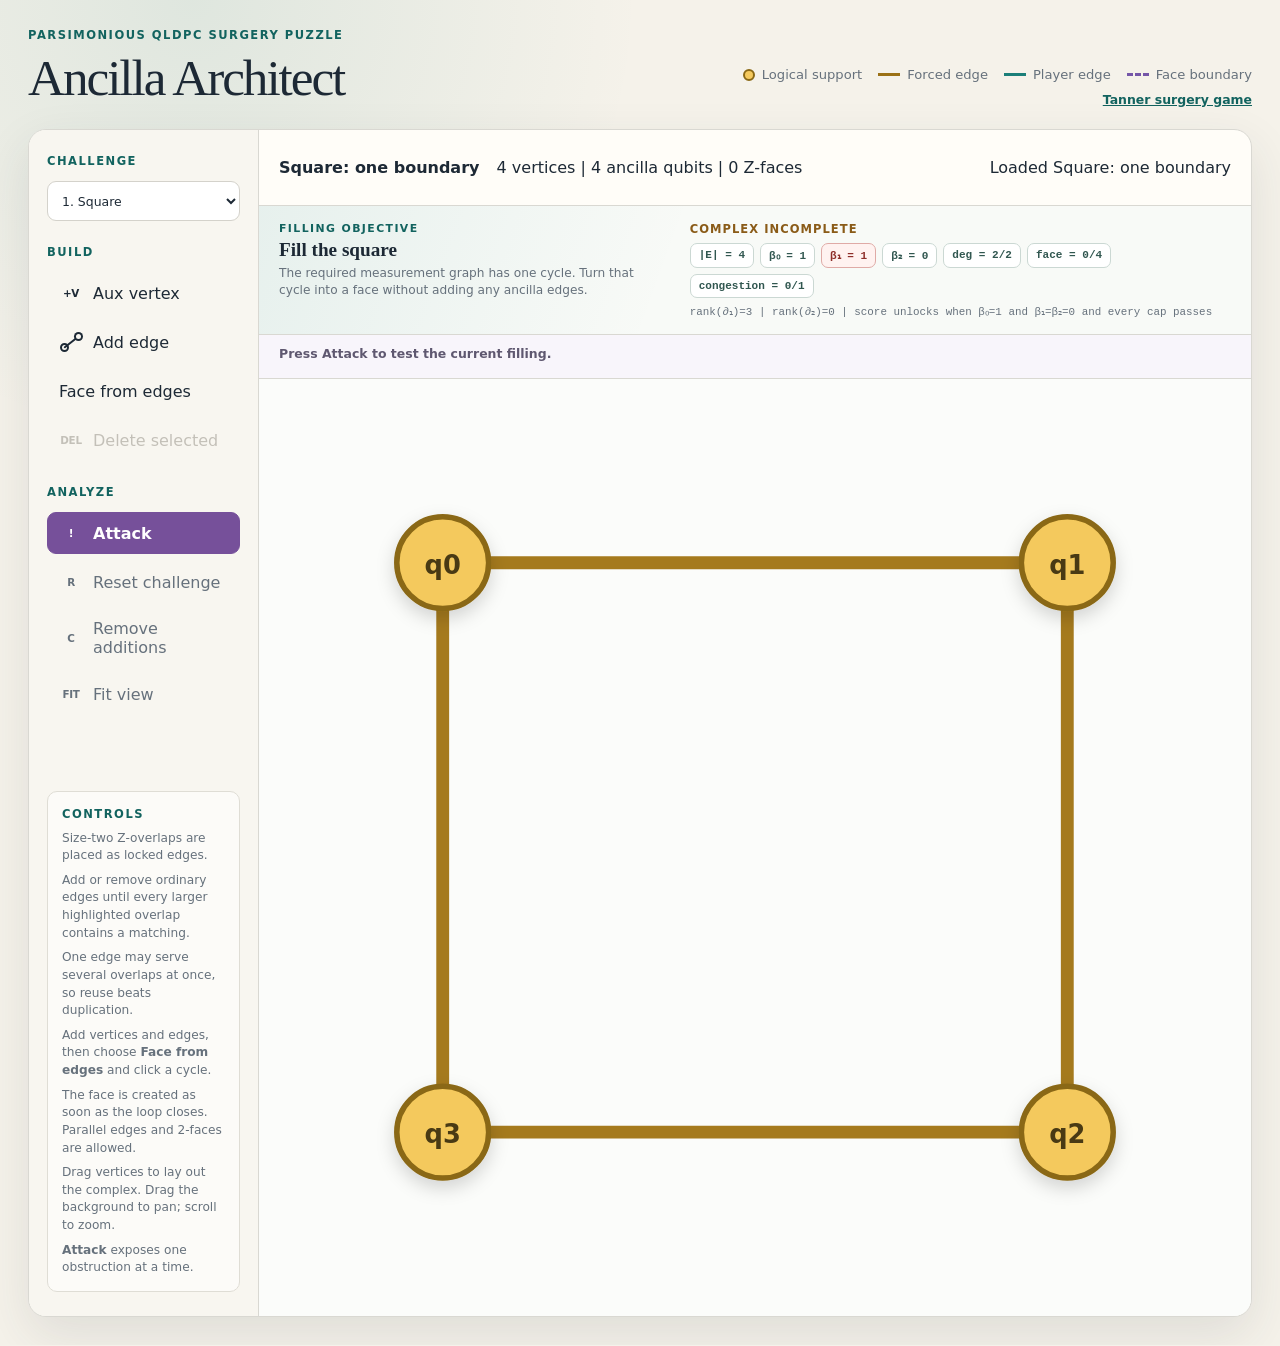
<file: architect.html>
<!doctype html>
<html lang="en">
  <head>
    <meta charset="UTF-8" />
    <meta name="viewport" content="width=device-width, initial-scale=1.0" />
    <meta
      name="description"
      content="Build low-density 2-complex fillings for quantum measurement graphs."
    />
    <title>Ancilla Architect</title>
    <link rel="stylesheet" href="styles.css?v=4" />
  </head>
  <body class="architect-page">
    <main class="app-shell">
      <header class="topbar">
        <div>
          <p class="eyebrow">Parsimonious qLDPC surgery puzzle</p>
          <h1>Ancilla Architect</h1>
        </div>
        <div class="architect-top-actions">
          <div class="legend" aria-label="Cell legend">
            <span><i class="legend-dot architect-measurement"></i>Logical support</span>
            <span><i class="legend-line required"></i>Forced edge</span>
            <span><i class="legend-line filling"></i>Player edge</span>
            <span><i class="legend-line face"></i>Face boundary</span>
          </div>
          <a class="game-link" href="index.html">Tanner surgery game</a>
        </div>
      </header>

      <section class="workspace architect-workspace">
        <aside class="toolbar" aria-label="Complex tools">
          <div class="tool-group">
            <label class="tool-label" for="architect-level-select">Challenge</label>
            <select class="level-select" id="architect-level-select">
              <option value="square">1. Square</option>
              <option value="triangles">2. Triangles only</option>
              <option value="cone-trap">3. Cone trap</option>
              <option value="theta">4. Theta congestion</option>
              <option value="pairing">5. Choose the pairing</option>
              <option value="ring">6. Twelve-qubit ring</option>
              <option value="random">7. Random construction</option>
            </select>
          </div>

          <div class="tool-group">
            <p class="tool-label">Build</p>
            <button class="tool-button" id="add-vertex-button">
              <span class="tool-symbol text-symbol">+V</span>
              Aux vertex
            </button>
            <button class="tool-button" id="add-edge-button">
              <span class="tool-symbol edge-symbol" aria-hidden="true"></span>
              Add edge
            </button>
            <button class="tool-button" id="add-face-button">
              <span class="tool-symbol text-symbol">∂F</span>
              Face from edges
            </button>
            <button class="tool-button danger" id="architect-delete-button">
              <span class="tool-symbol text-symbol">DEL</span>
              Delete selected
            </button>
          </div>

          <div class="tool-group">
            <p class="tool-label">Analyze</p>
            <button class="tool-button attack-button" id="attack-button">
              <span class="tool-symbol text-symbol">!</span>
              Attack
            </button>
            <button class="tool-button secondary" id="architect-reset-button">
              <span class="tool-symbol text-symbol">R</span>
              Reset challenge
            </button>
            <button class="tool-button secondary" id="architect-clear-button">
              <span class="tool-symbol text-symbol">C</span>
              Remove additions
            </button>
            <button class="tool-button secondary" id="architect-fit-button">
              <span class="tool-symbol text-symbol">FIT</span>
              Fit view
            </button>
          </div>

          <div class="pairing-panel" id="pairing-panel" hidden>
            <p class="tool-label">Z-check pairings</p>
            <div id="pairing-controls"></div>
          </div>

          <div class="instructions">
            <p class="tool-label">Controls</p>
            <p>Size-two Z-overlaps are placed as locked edges.</p>
            <p>Add or remove ordinary edges until every larger highlighted overlap contains a matching.</p>
            <p>One edge may serve several overlaps at once, so reuse beats duplication.</p>
            <p>Add vertices and edges, then choose <strong>Face from edges</strong> and click a cycle.</p>
            <p>The face is created as soon as the loop closes. Parallel edges and 2-faces are allowed.</p>
            <p>Drag vertices to lay out the complex. Drag the background to pan; scroll to zoom.</p>
            <p><strong>Attack</strong> exposes one obstruction at a time.</p>
          </div>
        </aside>

        <div class="canvas-panel">
          <div class="canvas-header">
            <div>
              <strong id="architect-name">Loading challenge…</strong>
              <span id="architect-stats"></span>
            </div>
            <p id="architect-message" aria-live="polite">Loading…</p>
          </div>

          <section class="challenge-panel architect-challenge" aria-labelledby="architect-title">
            <div class="challenge-objective">
              <p class="challenge-kicker">Filling objective</p>
              <h2 id="architect-title">Kill every internal cycle</h2>
              <p id="architect-description"></p>
            </div>
            <div class="challenge-ledger" aria-live="polite">
              <div class="challenge-result" id="architect-result">Complex incomplete</div>
              <div class="architect-meters">
                <span id="meter-edges">|E| = 0</span>
                <span id="meter-b0">β₀ = ?</span>
                <span id="meter-b1">β₁ = ?</span>
                <span id="meter-b2">β₂ = ?</span>
                <span id="meter-degree">deg = ?</span>
                <span id="meter-face">face = ?</span>
                <span id="meter-congestion">congestion = ?</span>
              </div>
              <p class="algebra-ledger" id="architect-ledger"></p>
            </div>
          </section>

          <div class="attack-bar" id="attack-bar" aria-live="polite">
            Press Attack to test the current filling.
          </div>

          <svg
            id="architect-canvas"
            role="application"
            aria-label="Editable ancilla cell complex"
            viewBox="0 0 1000 680"
            preserveAspectRatio="xMidYMid meet"
          >
            <defs>
              <filter id="architect-shadow" x="-30%" y="-30%" width="160%" height="160%">
                <feDropShadow dx="0" dy="4" stdDeviation="5" flood-opacity="0.16" />
              </filter>
              <pattern id="architect-grid" width="32" height="32" patternUnits="userSpaceOnUse">
                <path d="M 32 0 L 0 0 0 32" fill="none" stroke="#dce3e8" stroke-width="1" />
              </pattern>
            </defs>
            <rect id="architect-background" class="canvas-background" fill="url(#architect-grid)" />
            <g id="architect-face-layer"></g>
            <g id="architect-edge-layer"></g>
            <g id="architect-node-layer"></g>
          </svg>
        </div>
      </section>
    </main>

    <script src="homology.js?v=6"></script>
    <script src="random-challenge.js?v=6"></script>
    <script src="architect.js?v=6"></script>
  </body>
</html>
</file>
<file: styles.css>
:root {
  color-scheme: light;
  --ink: #1d2935;
  --muted: #66717c;
  --paper: #f5f2ea;
  --panel: #fffdf8;
  --line: #d9d8d2;
  --accent: #1b7f79;
  --accent-dark: #12635f;
  --data: #f4c95d;
  --data-border: #8a6815;
  --data-soft: #fdf1d1;
  --x: #dc675b;
  --x-border: #87342d;
  --x-soft: #f8d6d1;
  --z: #4f7cac;
  --z-border: #274d73;
  --z-soft: #d3e1ee;
  --danger: #b33c35;
  --conflict: #c22a8f;
  --conflict-dark: #8d1a66;
  --conflict-soft: #fbe8f4;
}

* {
  box-sizing: border-box;
}

body {
  margin: 0;
  min-width: 320px;
  min-height: 100vh;
  color: var(--ink);
  background:
    radial-gradient(circle at 15% 0%, rgba(27, 127, 121, 0.1), transparent 28rem),
    var(--paper);
  font-family: Inter, ui-sans-serif, system-ui, -apple-system, BlinkMacSystemFont, "Segoe UI",
    sans-serif;
}

button {
  font: inherit;
}

.app-shell {
  display: flex;
  flex-direction: column;
  min-height: 100vh;
  padding: 28px;
}

.topbar {
  display: flex;
  align-items: flex-end;
  justify-content: space-between;
  gap: 28px;
  max-width: 1500px;
  width: 100%;
  margin: 0 auto 22px;
}

.eyebrow,
.tool-label {
  margin: 0 0 6px;
  color: var(--accent-dark);
  font-size: 0.72rem;
  font-weight: 800;
  letter-spacing: 0.13em;
  text-transform: uppercase;
}

h1 {
  margin: 0;
  font-family: Georgia, "Times New Roman", serif;
  font-size: clamp(2rem, 4vw, 3.4rem);
  font-weight: 500;
  letter-spacing: -0.04em;
}

.legend {
  display: flex;
  flex-wrap: wrap;
  justify-content: flex-end;
  gap: 16px;
  color: var(--muted);
  font-size: 0.82rem;
}

.legend span {
  display: flex;
  align-items: center;
  gap: 7px;
}

.legend-dot {
  display: inline-block;
  width: 12px;
  height: 12px;
  border: 2px solid;
}

.legend-dot.data {
  border-color: var(--data-border);
  border-radius: 50%;
  background: var(--data);
}

.legend-dot.x-check {
  border-color: var(--x-border);
  background: var(--x);
}

.legend-dot.z-check {
  border-color: var(--z-border);
  background: var(--z);
}

.legend-dot.original {
  border-color: #6f7c86;
  background: #b9c2c9;
}

.legend-dot.added {
  border-color: var(--accent);
  border-style: dashed;
  background: #e2efee;
}

.workspace {
  display: grid;
  grid-template-columns: 210px minmax(0, 1fr);
  flex: 1;
  min-height: 640px;
  max-width: 1500px;
  width: 100%;
  margin: 0 auto;
  overflow: hidden;
  border: 1px solid var(--line);
  border-radius: 18px;
  background: var(--panel);
  box-shadow: 0 18px 50px rgba(46, 57, 65, 0.11);
}

.toolbar {
  display: flex;
  flex-direction: column;
  gap: 24px;
  padding: 24px 18px;
  border-right: 1px solid var(--line);
  background: #f8f6f0;
}

.tool-group {
  display: grid;
  gap: 7px;
}

.level-select {
  width: 100%;
  min-height: 40px;
  padding: 7px 30px 7px 10px;
  color: var(--ink);
  border: 1px solid #d4d2cb;
  border-radius: 9px;
  outline: none;
  background: #fff;
  cursor: pointer;
  font: inherit;
  font-size: 0.78rem;
}

.level-select:focus {
  border-color: var(--accent);
  box-shadow: 0 0 0 3px rgba(27, 127, 121, 0.14);
}

.tool-button {
  display: flex;
  align-items: center;
  gap: 10px;
  width: 100%;
  min-height: 42px;
  padding: 8px 11px;
  color: var(--ink);
  border: 1px solid transparent;
  border-radius: 9px;
  background: transparent;
  cursor: pointer;
  text-align: left;
}

.tool-button:hover {
  border-color: #d4d2cb;
  background: #fff;
}

.tool-button.active {
  color: #fff;
  border-color: var(--accent-dark);
  background: var(--accent);
}

.tool-button.danger {
  color: var(--danger);
}

.tool-button.secondary {
  color: var(--muted);
}

.tool-button:disabled {
  color: #a8a49b;
  cursor: not-allowed;
  opacity: 0.65;
}

.tool-button:disabled:hover {
  border-color: transparent;
  background: transparent;
}

.tool-icon {
  display: grid;
  place-items: center;
  width: 24px;
  height: 24px;
  flex: 0 0 24px;
  color: #fff;
  font-size: 0.7rem;
  font-weight: 800;
  border: 2px solid;
}

.circle-icon {
  border-color: var(--data-border);
  border-radius: 50%;
  background: var(--data);
}

.add-x .square-icon {
  border-color: var(--x-border);
  background: var(--x);
}

.add-z .square-icon {
  border-color: var(--z-border);
  background: var(--z);
}

.tool-symbol {
  display: inline-grid;
  place-items: center;
  width: 24px;
  flex: 0 0 24px;
  line-height: 1;
}

.text-symbol {
  font-size: 0.65rem;
  font-weight: 850;
  letter-spacing: -0.03em;
}

.edge-symbol {
  position: relative;
  height: 24px;
}

.edge-symbol::before {
  position: absolute;
  width: 19px;
  height: 2px;
  border-radius: 2px;
  background: currentColor;
  content: "";
  transform: rotate(-38deg);
}

.edge-symbol::after {
  width: 5px;
  height: 5px;
  border: 2px solid currentColor;
  border-radius: 50%;
  content: "";
  box-shadow: 14px -11px 0 -2px #f8f6f0, 14px -11px 0 0 currentColor;
  transform: translate(-7px, 5px);
}

.instructions {
  margin-top: auto;
  padding: 14px;
  border: 1px solid #dfddd5;
  border-radius: 10px;
  color: var(--muted);
  background: rgba(255, 255, 255, 0.58);
  font-size: 0.76rem;
  line-height: 1.45;
}

.instructions p {
  margin: 0 0 7px;
}

.instructions p:last-child {
  margin-bottom: 0;
}

.canvas-panel {
  display: flex;
  flex-direction: column;
  min-width: 0;
}

.canvas-header {
  display: flex;
  align-items: center;
  justify-content: space-between;
  gap: 20px;
  min-height: 58px;
  padding: 12px 20px;
  border-bottom: 1px solid var(--line);
}

.canvas-header strong {
  margin-right: 12px;
}

.challenge-panel {
  display: grid;
  grid-template-columns: minmax(250px, 0.9fr) minmax(420px, 1.35fr);
  gap: 24px;
  padding: 16px 20px;
  border-bottom: 1px solid var(--line);
  background:
    linear-gradient(110deg, rgba(27, 127, 121, 0.08), transparent 42%),
    #f8faf7;
}

.challenge-kicker {
  margin: 0 0 4px;
  color: var(--accent-dark);
  font-size: 0.68rem;
  font-weight: 850;
  letter-spacing: 0.13em;
  text-transform: uppercase;
}

.challenge-objective h2 {
  margin: 0 0 4px;
  font-family: Georgia, "Times New Roman", serif;
  font-size: 1.2rem;
  font-weight: 550;
}

.challenge-objective p:last-child {
  margin: 0;
  color: var(--muted);
  font-size: 0.76rem;
  line-height: 1.4;
}

.operator {
  color: var(--accent-dark);
  white-space: nowrap;
}

.challenge-ledger {
  align-self: center;
}

.challenge-result {
  margin-bottom: 7px;
  color: #8a5b18;
  font-size: 0.72rem;
  font-weight: 850;
  letter-spacing: 0.09em;
  text-transform: uppercase;
}

.challenge-result.complete {
  color: #167347;
}

.ledger-items {
  display: flex;
  flex-wrap: wrap;
  gap: 7px;
}

.ledger-item {
  display: inline-flex;
  align-items: center;
  gap: 6px;
  padding: 5px 8px;
  border: 1px solid #dedbd1;
  border-radius: 7px;
  color: #7a7469;
  background: #fffdf9;
  font-size: 0.71rem;
  font-weight: 700;
}

.ledger-item::before {
  display: inline-grid;
  place-items: center;
  width: 15px;
  height: 15px;
  border-radius: 50%;
  color: #fff;
  background: #b6afa3;
  content: "?";
  font-size: 0.63rem;
}

.ledger-item.passed {
  color: #12613e;
  border-color: #9ac9ae;
  background: #eef8f1;
}

.ledger-item.passed::before {
  background: #238658;
  content: "OK";
  font-size: 0.42rem;
  font-weight: 900;
}

.algebra-ledger {
  margin: 7px 0 0;
  color: var(--muted);
  font-family: ui-monospace, SFMono-Regular, Menlo, Consolas, monospace;
  font-size: 0.68rem;
}

.ldpc-score {
  display: flex;
  flex-wrap: wrap;
  gap: 5px;
  margin-top: 8px;
  font-family: ui-monospace, SFMono-Regular, Menlo, Consolas, monospace;
  font-size: 0.68rem;
}

.ldpc-score span {
  padding: 4px 7px;
  border: 1px solid #cbd8d3;
  border-radius: 6px;
  color: #315750;
  background: #f4faf7;
}

.ldpc-score .ldpc-score-label {
  border-color: var(--accent-dark);
  color: #fff;
  background: var(--accent-dark);
  font-family: inherit;
  font-weight: 800;
  text-transform: uppercase;
}

.optimization-note {
  margin: 5px 0 0;
  color: var(--muted);
  font-size: 0.66rem;
}

#graph-stats,
#mode-message {
  color: var(--muted);
  font-size: 0.8rem;
}

#mode-message {
  margin: 0;
}

.conflict-bar {
  display: flex;
  align-items: center;
  gap: 12px;
  min-height: 42px;
  padding: 7px 20px;
  border-bottom: 1px solid var(--line);
  background: #fbfaf6;
}

.conflict-title {
  color: var(--muted);
  font-size: 0.76rem;
  font-weight: 750;
  letter-spacing: 0.04em;
  text-transform: uppercase;
  white-space: nowrap;
}

.conflict-title.has-conflicts {
  color: var(--conflict-dark);
}

.conflict-chips {
  display: flex;
  flex-wrap: wrap;
  gap: 6px;
}

.conflict-chip {
  padding: 4px 10px;
  color: var(--conflict-dark);
  border: 1px solid var(--conflict);
  border-radius: 999px;
  background: var(--conflict-soft);
  cursor: pointer;
  font-size: 0.75rem;
  font-weight: 700;
}

.conflict-chip:hover {
  background: #f6d5ea;
}

.conflict-chip.active {
  color: #fff;
  background: var(--conflict);
}

#graph-canvas {
  display: block;
  flex: 1;
  width: 100%;
  min-height: 580px;
  background: #fbfcfa;
  touch-action: none;
  user-select: none;
}

.canvas-background {
  fill: url("#grid");
  cursor: grab;
}

.edge {
  stroke: #98a3ab;
  stroke-width: 3;
  cursor: pointer;
  transition:
    stroke 120ms ease,
    stroke-width 120ms ease;
}

.edge.added {
  stroke: var(--accent);
  stroke-dasharray: 9 6;
  stroke-linecap: round;
}

.edge:hover {
  stroke: var(--accent);
  stroke-width: 5;
}

.edge.selected {
  stroke: var(--accent-dark);
  stroke-width: 7;
}

.edge.overlap {
  stroke: var(--conflict);
  stroke-width: 6;
}

.pair-arc {
  fill: none;
  stroke: var(--conflict);
  stroke-dasharray: 2 8;
  stroke-linecap: round;
  stroke-width: 2;
  opacity: 0.5;
  pointer-events: none;
}

.pair-arc.active {
  stroke-width: 3;
  opacity: 0.9;
}

.pair-token {
  cursor: pointer;
}

.pair-token-shape {
  fill: var(--conflict-soft);
  stroke: var(--conflict);
  stroke-width: 3;
}

.pair-token:hover .pair-token-shape,
.pair-token.active .pair-token-shape {
  fill: var(--conflict);
}

.pair-token-label {
  fill: var(--conflict-dark);
  font-size: 14px;
  font-weight: 800;
  pointer-events: none;
  text-anchor: middle;
  dominant-baseline: central;
}

.pair-token:hover .pair-token-label,
.pair-token.active .pair-token-label {
  fill: #fff;
}

.conflict-ring {
  fill: none;
  stroke: var(--conflict);
  stroke-dasharray: 5 5;
  stroke-width: 3;
  opacity: 0.75;
}

.conflict-ring.strong {
  stroke-dasharray: none;
  stroke-width: 5;
  opacity: 1;
}

#graph-canvas.inspecting .node:not(.focused) {
  opacity: 0.25;
}

#graph-canvas.inspecting .edge:not(.overlap) {
  opacity: 0.12;
}

#graph-canvas.inspecting .pair-arc:not(.active),
#graph-canvas.inspecting .pair-token:not(.active) {
  opacity: 0.25;
}

.node {
  cursor: grab;
}

.node.dragging {
  cursor: grabbing;
}

.node-shape {
  stroke-width: 3;
  filter: url("#node-shadow");
  transition:
    stroke-width 100ms ease,
    filter 100ms ease;
}

.node.data .node-shape {
  fill: var(--data);
  stroke: var(--data-border);
}

.node.x .node-shape {
  fill: var(--x);
  stroke: var(--x-border);
}

.node.z .node-shape {
  fill: var(--z);
  stroke: var(--z-border);
}

.target-ring {
  fill: none;
  stroke: var(--accent);
  stroke-dasharray: 3 5;
  stroke-width: 4;
  opacity: 0.9;
}

.node.target-measured .target-ring {
  stroke: #238658;
  stroke-dasharray: none;
  stroke-width: 6;
}

.node.targeted .node-name {
  fill: var(--accent-dark);
  font-weight: 850;
}

#graph-canvas.challenge-complete .node.targeted .node-shape {
  filter: url("#node-shadow");
}

.node.added .node-shape {
  stroke-dasharray: 7 5;
  stroke-linecap: round;
}

.node.added.data .node-shape {
  fill: var(--data-soft);
}

.node.added.x .node-shape {
  fill: var(--x-soft);
}

.node.added.z .node-shape {
  fill: var(--z-soft);
}

.node.added .node-label {
  fill: #2a3540;
}

.node.added .node-name {
  fill: var(--accent-dark);
  font-style: italic;
}

.node.selected .node-shape,
.node.connect-source .node-shape {
  stroke: var(--accent-dark);
  stroke-width: 7;
}

.node-label {
  fill: #fff;
  font-size: 16px;
  font-weight: 800;
  pointer-events: none;
  text-anchor: middle;
  dominant-baseline: central;
}

.node.data .node-label {
  fill: #4d3b0e;
}

.node-name {
  fill: #485661;
  font-size: 13px;
  font-weight: 650;
  pointer-events: none;
  text-anchor: middle;
}

@media (max-width: 900px) {
  .app-shell {
    padding: 16px;
  }

  .topbar {
    align-items: flex-start;
    flex-direction: column;
  }

  .legend {
    justify-content: flex-start;
  }

  .workspace {
    grid-template-columns: 180px minmax(0, 1fr);
  }

  .challenge-panel {
    grid-template-columns: 1fr;
    gap: 10px;
  }
}

@media (max-width: 700px) {
  .app-shell {
    padding: 12px;
  }

  .topbar {
    gap: 14px;
    margin-bottom: 14px;
  }

  h1 {
    font-size: 2.2rem;
  }

  .legend {
    gap: 10px;
    font-size: 0.74rem;
  }

  .workspace {
    display: flex;
    min-height: 0;
    flex-direction: column;
    overflow: visible;
  }

  .toolbar {
    display: grid;
    grid-template-columns: repeat(3, minmax(0, 1fr));
    gap: 8px;
    padding: 12px;
    border-right: 0;
    border-bottom: 1px solid var(--line);
  }

  .tool-group {
    align-content: start;
  }

  .tool-button {
    min-height: 36px;
    padding: 6px;
    font-size: 0.75rem;
  }

  .tool-icon,
  .tool-symbol {
    width: 20px;
    height: 20px;
    flex-basis: 20px;
  }

  .instructions {
    display: none;
  }

  .canvas-header {
    align-items: flex-start;
    min-height: 68px;
    flex-direction: column;
    gap: 4px;
    padding: 10px 12px;
  }

  .challenge-panel {
    padding: 12px;
  }

  #graph-canvas {
    min-height: 480px;
  }
}

/* Ancilla Architect is a sibling game with its own cell-complex vocabulary. */
.architect-top-actions {
  display: grid;
  justify-items: end;
  gap: 10px;
}

.game-link {
  color: var(--accent-dark);
  font-size: 0.78rem;
  font-weight: 750;
}

.legend-dot.architect-measurement {
  border-color: #8a6815;
  border-radius: 50%;
  background: var(--data);
}

.legend-line {
  display: inline-block;
  width: 22px;
  height: 0;
  border-top: 3px solid;
}

.legend-line.required {
  border-color: #9b7116;
}

.legend-line.filling {
  border-color: var(--accent);
}

.legend-line.face {
  border-color: #7556a8;
  border-top-style: dashed;
}

.architect-workspace {
  grid-template-columns: 230px minmax(0, 1fr);
}

.architect-challenge {
  grid-template-columns: minmax(260px, 1fr) minmax(500px, 1.4fr);
}

.architect-meters {
  display: flex;
  flex-wrap: wrap;
  gap: 6px;
}

.architect-meters span {
  padding: 5px 8px;
  border: 1px solid #cbd8d3;
  border-radius: 7px;
  color: #315750;
  background: #fff;
  font-family: ui-monospace, SFMono-Regular, Menlo, Consolas, monospace;
  font-size: 0.69rem;
  font-weight: 700;
}

.architect-meters span.over-cap {
  color: #8e2f2a;
  border-color: #dfaaa6;
  background: #fff2f0;
}

.attack-button {
  color: #fff;
  border-color: #76509a;
  background: #76509a;
  font-weight: 800;
}

.attack-button:hover {
  color: #fff;
  border-color: #5d3a7d;
  background: #5d3a7d;
}

.attack-bar {
  min-height: 44px;
  padding: 11px 20px;
  color: #5f5870;
  border-bottom: 1px solid var(--line);
  background: #f8f5fb;
  font-size: 0.78rem;
  font-weight: 650;
}

.attack-bar.success {
  color: #12613e;
  background: #eef8f1;
}

.attack-bar.failure {
  color: #7d315d;
  background: #fff1f8;
}

.pairing-panel {
  display: grid;
  gap: 8px;
  padding: 12px;
  border: 1px solid #ded5c5;
  border-radius: 10px;
  background: #fffaf0;
}

.pairing-panel[hidden] {
  display: none;
}

.pairing-control {
  display: grid;
  gap: 5px;
}

.pairing-control strong {
  color: #6a5430;
  font-size: 0.72rem;
  font-weight: 800;
}

.pairing-status {
  color: #756b5b;
  font-size: 0.68rem;
}

.pairing-status.complete {
  color: #167347;
  font-weight: 800;
}

.pairing-status.incomplete {
  color: #9a4f2d;
  font-weight: 750;
}

.pairing-action,
.pairing-clear {
  width: 100%;
  padding: 6px;
  border: 1px solid #d3c5ab;
  border-radius: 7px;
  background: #fff;
  cursor: pointer;
  font-size: 0.69rem;
}

.pairing-action.active {
  color: #fff;
  border-color: #76509a;
  background: #76509a;
}

.pairing-clear {
  color: var(--danger);
}

.pairing-clear:disabled {
  color: #aaa39a;
  cursor: not-allowed;
}

#architect-canvas {
  display: block;
  flex: 1;
  width: 100%;
  min-height: 580px;
  background: #fbfcfa;
  touch-action: none;
  user-select: none;
}

.architect-edge {
  fill: none;
  stroke-linecap: round;
  cursor: pointer;
}

.architect-edge.measurement-required {
  stroke: #a57a1d;
  stroke-width: 7;
}

.architect-edge.edge,
.architect-edge.filling {
  stroke: var(--accent);
  stroke-width: 5;
}

.architect-edge:hover,
.architect-edge.selected {
  stroke: #6e3e96;
  stroke-width: 9;
}

.architect-edge.face-pick {
  stroke: #76509a;
  stroke-width: 9;
}

.architect-edge.witness {
  stroke: var(--conflict);
  stroke-width: 10;
}

.architect-face-trace {
  fill: none;
  stroke: #76509a;
  stroke-width: 12;
  stroke-linecap: round;
  opacity: 0.18;
  pointer-events: none;
}

.architect-face-trace.selected {
  stroke-width: 18;
  opacity: 0.32;
}

.architect-face-label {
  fill: #61417f;
  font-size: 13px;
  font-weight: 850;
  cursor: pointer;
  text-anchor: middle;
}

.architect-node {
  cursor: grab;
}

.architect-node.dragging {
  cursor: grabbing;
}

.architect-node-shape {
  stroke-width: 3;
  filter: url("#architect-shadow");
}

.architect-node.measurement .architect-node-shape {
  fill: var(--data);
  stroke: var(--data-border);
}

.architect-node.auxiliary .architect-node-shape {
  fill: #d8eeeb;
  stroke: var(--accent-dark);
  stroke-dasharray: 7 5;
}

.architect-node.selected .architect-node-shape,
.architect-node.connect-source .architect-node-shape {
  stroke: #6e3e96;
  stroke-width: 7;
}

.architect-node.witness .architect-node-shape {
  stroke: var(--conflict);
  stroke-width: 8;
}

.pairing-overlap-ring {
  fill: none;
  stroke: #d28b25;
  stroke-width: 3;
  stroke-dasharray: 3 5;
  opacity: 0.75;
  pointer-events: none;
}

.architect-node.pairing-active .pairing-overlap-ring {
  stroke: #76509a;
  stroke-width: 5;
  stroke-dasharray: none;
  opacity: 1;
}

.architect-node.pairing-done .pairing-overlap-ring {
  stroke: #238658;
}

.architect-node.pairing-source .pairing-overlap-ring {
  stroke: var(--conflict);
  stroke-width: 7;
}

.architect-node-label {
  fill: #493a14;
  font-size: 14px;
  font-weight: 850;
  pointer-events: none;
  text-anchor: middle;
  dominant-baseline: central;
}

.architect-node.auxiliary .architect-node-label {
  fill: var(--accent-dark);
}

@media (max-width: 900px) {
  .architect-challenge {
    grid-template-columns: 1fr;
  }
}

@media (max-width: 700px) {
  .architect-top-actions {
    justify-items: start;
  }

  .architect-workspace {
    display: flex;
  }

  #architect-canvas {
    min-height: 480px;
  }
}
</file>
